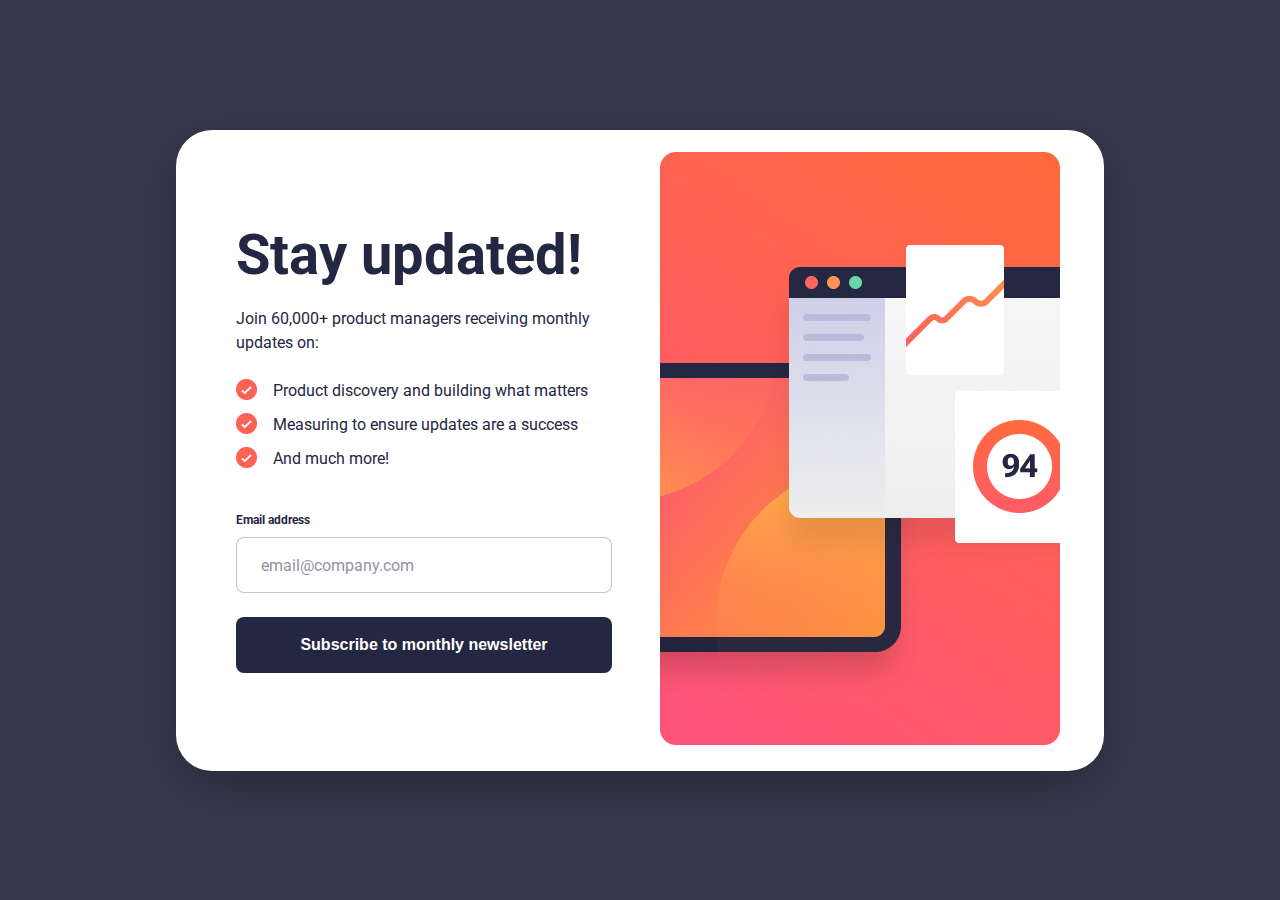
<file: index.html>
<!DOCTYPE html>
<html lang="en">
<head>
   <meta charset="UTF-8">
   <meta name="viewport" content="width=device-width, initial-scale=1.0">
   <title>Document</title>
</head>
<link rel="preconnect" href="https://fonts.googleapis.com">
<link rel="preconnect" href="https://fonts.gstatic.com" crossorigin>
<link href="https://fonts.googleapis.com/css2?family=Roboto:ital,wght@0,100;0,300;0,400;0,500;0,700;0,900;1,100;1,300;1,400;1,500;1,700;1,900&display=swap" rel="stylesheet">   
<link rel="stylesheet" href="./style.css">
<body>
   
   <div class="container">

<div class="boxleft">
   <div class="textsleft">
       <div class="left1">Stay updated!</div>
       <div class="left2">Join 60,000+ product managers receiving monthly updates on:</div>
       <div class="left3">
           <div class="left3text"><img src="./check.png" alt="checkbox"> <span>Product discovery and building what matters</span></div>
           <div class="left3text"><img src="./check.png" alt="checkbox"> <span>Measuring to ensure updates are a success</span></div>
           <div class="left3text"><img src="./check.png" alt="checkbox"> <span>And much more!</span></div>
       </div>
   </div>
   
   <form id="formleft">
       <div class="leftemail">
        <div class="emailtexts">  
        <div class="emailtext"><label for="email" class="emailtext">Email address</label></div>
           <div class="emailerror" id="email-error"></div>
        </div> 
       <div class="email"><input type="text" name="email" id="email" placeholder="email@company.com"></div>
</div>  
       <button class="leftbtn">Subscribe to monthly newsletter</button>
   </form>
</div>

<div class="boxright">
   <img src="./image.png" alt="image"  class="image">
   <img src="./resp.png" alt="" class="resp">
</div>

   </div>


   <script src="./script.js"></script>
</body>
</html>
</file>
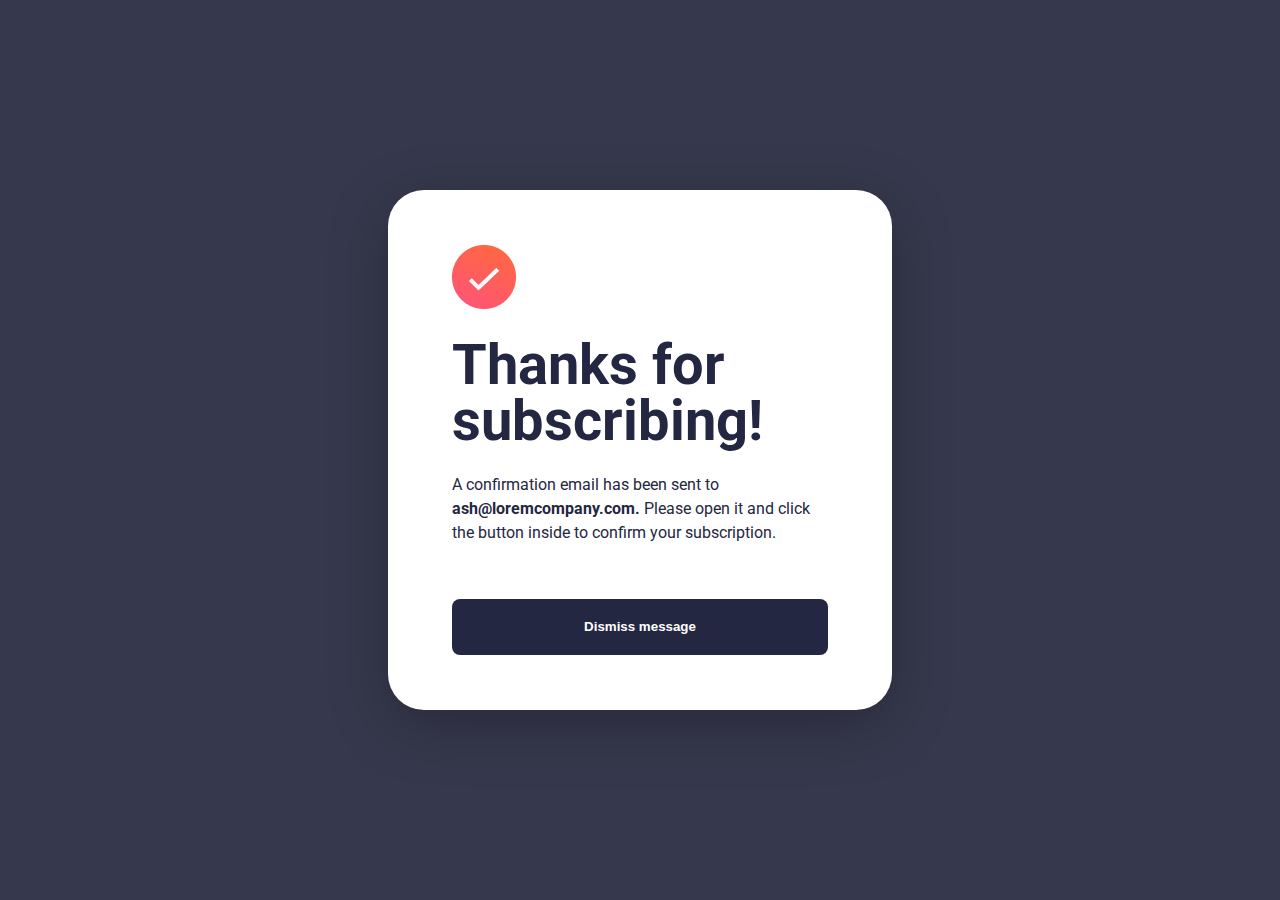
<file: index1.html>
<!DOCTYPE html>
<html lang="en">
    <head>
        <meta charset="UTF-8">
        <meta name="viewport" content="width=device-width, initial-scale=1.0">
        <title>Document</title>
    </head>
    <link rel="preconnect" href="https://fonts.googleapis.com">
    <link rel="preconnect" href="https://fonts.gstatic.com" crossorigin>
    <link
        href="https://fonts.googleapis.com/css2?family=Roboto:ital,wght@0,100;0,300;0,400;0,500;0,700;0,900;1,100;1,300;1,400;1,500;1,700;1,900&display=swap"
        rel="stylesheet">
    <link rel="stylesheet" href="./style1.css">
    <body>
        <div class="container">
            <div class="box">
                <div class="img1"><img src="./check (1).png" alt></div>
                <div class="text1">Thanks for subscribing!</div>
                <div class="text2">A confirmation email has been sent to
                    <span>ash@loremcompany.com.</span> Please open it and click
                    the button inside to confirm your subscription.</div>
            </div>
            <button class="btn">Dismiss message</button>
        </div>
    </body>
</html>
</file>
<file: style.css>
* {
    margin: 0;
    padding: 0;
    box-sizing: border-box;
}

body {
    background-color: #36384D;
    width: 100vw;
    height: 100vh;
    display: flex;
    justify-content: center;
    align-items: center;
}

.container {
    width: 928px;
    height: 641px;
    background-color: white;
    border-radius: 36px;
    display: flex;
    justify-content: center;
    align-items: center;
    font-family: "Roboto", serif;
    gap: 64px;
    box-shadow: 0px 15px 60px 0px #00000040;

}

.boxleft {
    width: 376px;
    height: 446px;
    display: flex;
    flex-direction: column;
    justify-content: space-between;
    padding-left: 16px;
}

.textsleft {
    justify-content: space-between;
    width: 376px;
    height: 244px;
    display: flex;
    flex-direction: column;
}

.left1 {
    width: 346px;
    height: 56px;
    font-size: 56px;
    font-weight: 700;
    line-height: 56px;
    color: #242742;
}

.left2 {
    width: 376px;
    height: 48px;
    font-size: 16px;
    font-weight: 400;
    line-height: 24px;
    text-underline-position: from-font;
    color: #242742;
}

.left3 {
    width: 376px;
    height: 92px;
    display: flex;
    justify-content: space-between;
    flex-direction: column;
}

.left3text {
    width: 100%;
    height: 24px;
    color: #242742;
    display: flex;
    align-items: start;

}

span {
    width: 339px;
    height: 24px;
    padding-left: 16px;
    text-align: start;
    color: #242742;
    font-size: 16px;
    font-weight: 400;
    line-height: 24px;
}


#formleft {
    display: flex;
    width: 376px;
    height: 162px;
    flex-direction: column;
    justify-content: space-between;
}

.leftemail {
    width: 376px;
    height: 82px;
    display: flex;
    flex-direction: column;
    justify-content: space-between;

}

.emailtext {
    width: 76px;
    height: 18px;
    font-size: 12px;
    font-weight: 700;
    line-height: 18px;
    text-align: left;
    text-underline-position: from-font;
    color: #242742;
}


.emailtexts {
    width: 100%;
    display: flex;
    justify-content: space-between;
}

input {
    width: 376px;
    height: 56px;
    border-radius: 8px;
    border: 1px solid #19182B40;
    padding-left: 24px;
    padding-right: 24px;
    font-size: 16px;
    font-style: normal;
    font-weight: 400;
    line-height: 24px;
    font-family: "Roboto", flex;
}

input::placeholder {
    font-size: 16px;
    font-weight: 400;
    line-height: 24px;
    text-underline-position: from-font;
    width: 300px;
    height: 24px;
    opacity: 50%;
    color: #242742;
    font-family: "Roboto", flex;
}

.leftbtn {
    background-color: #242742;
    width: 376px;
    height: 56px;
    font-size: 16px;
    font-weight: 700;
    line-height: 24px;
    text-align: center;
    text-underline-position: from-font;
    color: white;
    border-radius: 8px;
    border: none;
}

input:hover {
    cursor: pointer;
}

.leftbtn:hover {
    cursor: pointer;
    background: var(--Gradient-1, linear-gradient(204deg, #FF6A3A 0%, #FF527B 100%));
    box-shadow: 0px 16px 32px 0px #FF615580;
}

.emailerror {
    font-size: 12px;
    font-weight: 700;
    line-height: 18px;
    text-align: right;
    text-underline-position: from-font;
    color: #ff7979;
}

input.error-placeholder::placeholder {
    color: #E34234;
    font-size: 16px;
    font-weight: 400;
    line-height: 24px;
    font-family: "Roboto", flex;
}

.resp {
    display: none;
}

@media (max-width: 950px) {
    
    .container {
        width: 600px;
        height: 600px;
    }

    .boxleft {
        width: 376px;
        height: 500px;
        display: flex;
        flex-direction: column;
        justify-content: space-between;
        padding-left: 16px;
    }
    
    .textsleft {
        justify-content: space-between;
        width: 250px;
        height: 300px;
        display: flex;
        flex-direction: column;
    }
    
    .left1 {
        width: 100%;
        height: auto;
        font-size: 35px;
    }
    
    .left2 {
        width: 100%;
        height: auto;
        font-size: 15px;
    }
    
    .left3 {
        width: 100%;
        height: auto;
    }
    
    .left3text {
        width: 100%;
        height: auto;
    
    }
    
    span {
        width: 270px;
        height: 60px;
        padding-left: 16px;
        text-align: start;
        color: #242742;
        font-size: 16px;
        font-weight: 400;
        line-height: 24px;
    }
    
    
    #formleft {
        display: flex;
        width: 100%;
        height: 162px;
        flex-direction: column;
        justify-content: space-between;
    }
    
    .leftemail {
        width: 100%;
        height: 82px;
        display: flex;
        flex-direction: column;
        justify-content: space-between;
    
    }
    
    .emailtext {
        width: 76px;
        height: 18px;
        font-size: 12px;
        font-weight: 700;
        line-height: 18px;
        text-align: left;
        text-underline-position: from-font;
        color: #242742;
    }
    
    
    .emailtexts {
        width: 100%;
        display: flex;
        justify-content: space-between;
    }
    
    input {
        width: 100%;
        height: 56px;
        border-radius: 8px;
        border: 1px solid #19182B40;
        padding-left: 24px;
        padding-right: 24px;
        font-size: 16px;
        font-style: normal;
        font-weight: 400;
        line-height: 24px;
        font-family: "Roboto", flex;
    }
    
    input::placeholder {
        font-size: 16px;
        font-weight: 400;
        line-height: 24px;
        text-underline-position: from-font;
        width: 300px;
        height: 24px;
        opacity: 50%;
        color: #242742;
        font-family: "Roboto", flex;
    }
    
    .leftbtn {
        background-color: #242742;
        width:100%;
    }
    
    .image {
        width: 260px;
        height: 540px;
    }
    

}

@media (max-width: 610px) {
  .container {
    width: 100vw;
    height: 100vh;
    flex-direction: column-reverse;
    gap: 10px;
    border-radius: 0;
    justify-content: space-between;
  }

  .image {
   display: none;
  }

.resp {
    width: 100vw;
    height: 30vh;
    display: block;
}

  .boxleft {
    height: 65vh;
    width: 90vw;
    padding-bottom: 20px;
  }

  .textsleft {
    height: 35vh;
  }

}
</file>
<file: style1.css>
* {
    margin: 0;
    padding: 0;
    box-sizing: border-box;
}

body {
    width: 100vw;
    height: 100vh;
    display: flex;
    justify-content: center;
    align-items: center;
    background-color: #36384D;
}

.container {
    width: 504px;
    height: 520px;
    border-radius: 36px;
    box-shadow: 0px 15px 60px 0px #00000040;
    background-color: white;
    display: flex;
    flex-direction: column;
    justify-content: space-evenly;
    padding-left: 64px;
    padding-right: 64px;
    text-align: start;
    font-family: "Roboto", serif;
}

.box {
    width: 376px;
    height: 300px;
    display: flex;
    flex-direction: column;
    justify-content: space-between;
}


.text1 {
    width: 376px;
    height: 112px;
    font-size: 56px;
    font-weight: 700;
    line-height: 56px;
    color: #242742;
}

.text2 {
    width: 376px;
    height: 72px;
    font-size: 16px;
    font-weight: 400;
    line-height: 24px;
    color: #242742;
}

span {
    font-size: 16px;
    font-weight: 700;
    line-height: 24px;
    color: #242742;
}

.btn {
    width: 376px;
    height: 56px;
    border-radius: 8px;
    background: #242742;
    font-weight: 700;
    line-height: 24px;
    text-align: center;
    color: white;
    border: none;
}

.btn:hover {
    cursor: pointer;
    background: linear-gradient(204.47deg, #FF6A3A 0%, #FF527B 100%);
    box-shadow: 0px 16px 32px 0px #FF615580;
}

@media (max-width: 520px) {
    .container {
        width: 100vw;
        height: 100vh;
        border-radius: 0px;
        padding-left: 24px;
        padding-right: 24px;
        gap: 50px;
        align-items: center;
    }

    .text1 {
        height: 80px;
        width: 327px;
        line-height: 40px;
        font-size: 40px;
    }

    .text2 {
        width: 100%;
    }

    .btn {
        width: 327px;
        height: 56px;
    }

    .box {
        width: 327px;
height: 304px;
display: flex;
justify-content: space-between;
flex-direction: column;
    }

}
</file>
